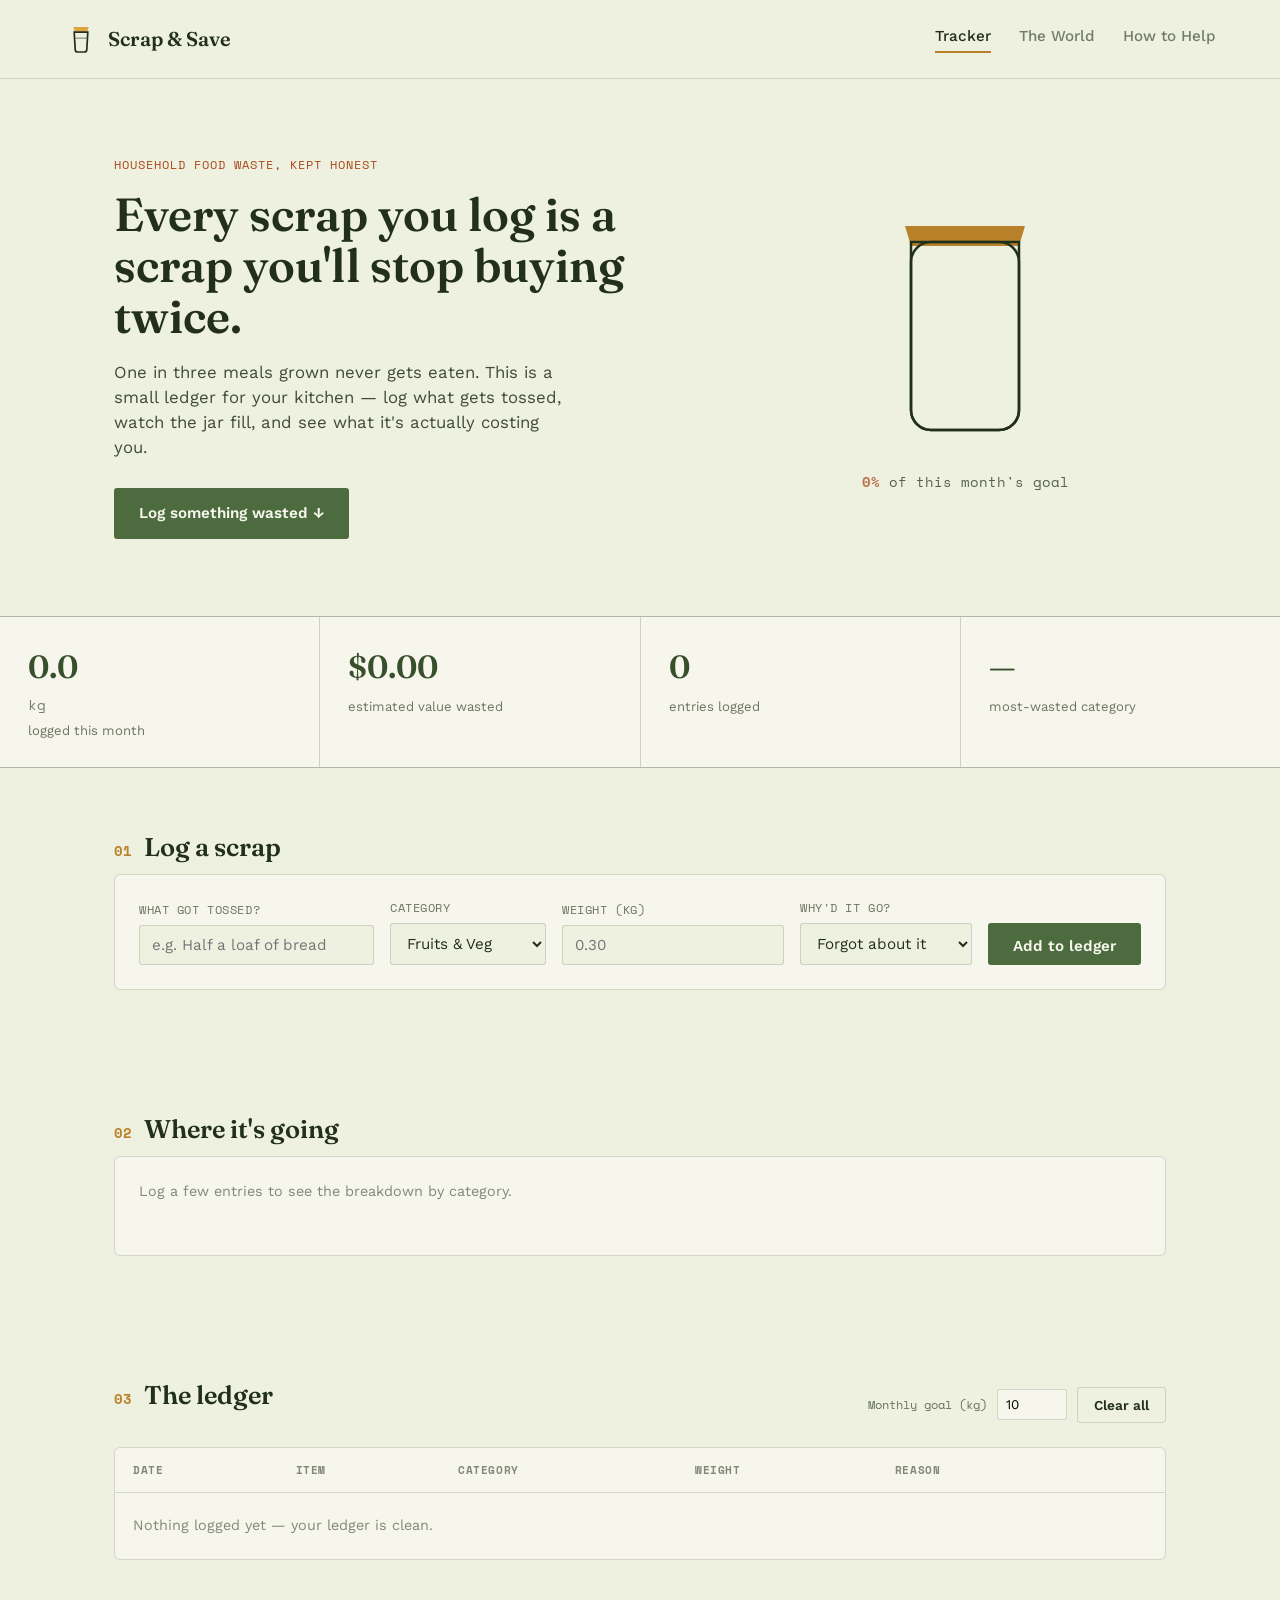
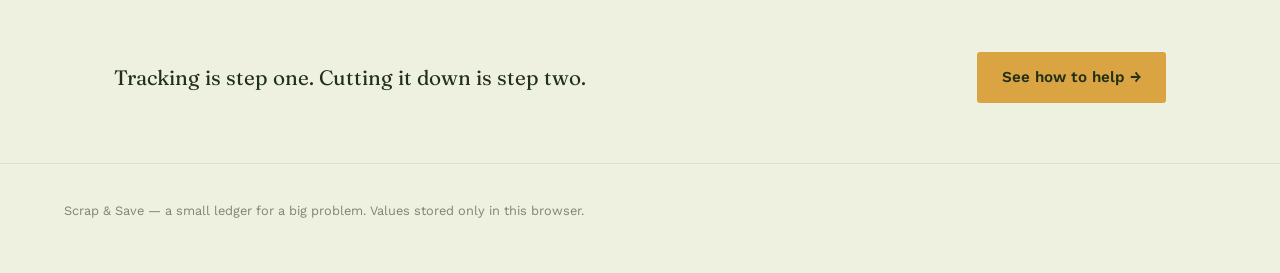
<file: index.html>
<!DOCTYPE html>
<html lang="en">
<head>
<meta charset="UTF-8">
<meta name="viewport" content="width=device-width, initial-scale=1.0">
<title>Scrap &amp; Save — Food Waste Tracker</title>
<link rel="preconnect" href="https://fonts.googleapis.com">
<link href="https://fonts.googleapis.com/css2?family=Fraunces:opsz,wght@9..144,500;9..144,600;9..144,700&family=Work+Sans:wght@400;500;600&family=Space+Mono:wght@400;600&display=swap" rel="stylesheet">
<link rel="stylesheet" href="style.css">
</head>
<body>

<header class="site-header">
  <a class="brand" href="index.html">
    <span class="brand-mark" aria-hidden="true">
      <svg viewBox="0 0 40 40" width="34" height="34">
        <path d="M11 6h18l-1.5 5.5H12.5L11 6z" fill="var(--mustard)"/>
        <path d="M12 12h16l-1.2 20.5a3 3 0 0 1-3 2.8h-7.6a3 3 0 0 1-3-2.8L12 12z" fill="none" stroke="var(--ink)" stroke-width="2"/>
        <line x1="13.5" y1="19" x2="26.5" y2="19" stroke="var(--ink)" stroke-width="1.4" opacity="0.5"/>
      </svg>
    </span>
    Scrap &amp; Save
  </a>
  <nav class="site-nav">
    <a href="index.html" class="active">Tracker</a>
    <a href="world.html">The World</a>
    <a href="contribute.html">How to Help</a>
  </nav>
</header>

<main>

  <section class="hero">
    <div class="hero-copy">
      <p class="eyebrow">Household food waste, kept honest</p>
      <h1>Every scrap you log is a scrap you'll stop buying twice.</h1>
      <p class="lede">One in three meals grown never gets eaten. This is a small ledger for your kitchen — log what gets tossed, watch the jar fill, and see what it's actually costing you.</p>
      <a href="#log" class="btn btn-primary">Log something wasted ↓</a>
    </div>
    <div class="hero-jar" aria-hidden="true">
      <svg id="jarSvg" viewBox="0 0 200 260" width="200" height="260">
        <defs>
          <clipPath id="jarClip">
            <path d="M46 40 h108 v168 a20 20 0 0 1 -20 20 h-68 a20 20 0 0 1 -20 -20 z"/>
          </clipPath>
        </defs>
        <path d="M40 24 h120 l-6 20 h-108 z" fill="var(--mustard-dark)"/>
        <rect x="46" y="40" width="108" height="188" rx="20" fill="none" stroke="var(--ink)" stroke-width="2.5"/>
        <g clip-path="url(#jarClip)">
          <rect id="jarFill" x="46" y="228" width="108" height="0" fill="var(--leaf)"/>
        </g>
        <path d="M46 40 h108 v168 a20 20 0 0 1 -20 20 h-68 a20 20 0 0 1 -20 -20 z" fill="none" stroke="var(--ink)" stroke-width="2.5"/>
      </svg>
      <p class="jar-label"><span id="jarPercent">0%</span> of this month's goal</p>
    </div>
  </section>

  <section class="stats" id="stats">
    <div class="stat-card">
      <span class="stat-num" id="statTotalKg">0.0</span>
      <span class="stat-unit">kg</span>
      <span class="stat-label">logged this month</span>
    </div>
    <div class="stat-card">
      <span class="stat-num" id="statValue">$0</span>
      <span class="stat-label">estimated value wasted</span>
    </div>
    <div class="stat-card">
      <span class="stat-num" id="statEntries">0</span>
      <span class="stat-label">entries logged</span>
    </div>
    <div class="stat-card">
      <span class="stat-num" id="statTop">—</span>
      <span class="stat-label">most-wasted category</span>
    </div>
  </section>

  <section class="panel" id="log">
    <h2><span class="num">01</span> Log a scrap</h2>
    <form id="wasteForm" class="waste-form">
      <div class="field">
        <label for="itemName">What got tossed?</label>
        <input type="text" id="itemName" placeholder="e.g. Half a loaf of bread" required>
      </div>
      <div class="field">
        <label for="category">Category</label>
        <select id="category" required>
          <option value="Fruits & Veg">Fruits &amp; Veg</option>
          <option value="Dairy">Dairy</option>
          <option value="Meat & Fish">Meat &amp; Fish</option>
          <option value="Bread & Grains">Bread &amp; Grains</option>
          <option value="Leftovers">Leftovers</option>
          <option value="Other">Other</option>
        </select>
      </div>
      <div class="field field-small">
        <label for="weight">Weight (kg)</label>
        <input type="number" id="weight" min="0.01" step="0.01" placeholder="0.30" required>
      </div>
      <div class="field">
        <label for="reason">Why'd it go?</label>
        <select id="reason">
          <option value="Forgot about it">Forgot about it</option>
          <option value="Made too much">Made too much</option>
          <option value="Went off early">Went off early</option>
          <option value="Bought too much">Bought too much</option>
          <option value="Didn't like it">Didn't like it</option>
        </select>
      </div>
      <button type="submit" class="btn btn-primary">Add to ledger</button>
    </form>
  </section>

  <section class="panel">
    <h2><span class="num">02</span> Where it's going</h2>
    <div class="chart-wrap">
      <canvas id="categoryChart" height="220"></canvas>
      <p class="chart-empty" id="chartEmpty">Log a few entries to see the breakdown by category.</p>
    </div>
  </section>

  <section class="panel">
    <div class="panel-heading-row">
      <h2><span class="num">03</span> The ledger</h2>
      <div class="ledger-tools">
        <label for="goalInput" class="goal-label">Monthly goal (kg)</label>
        <input type="number" id="goalInput" min="1" step="0.5" value="10">
        <button id="clearAll" class="btn btn-ghost">Clear all</button>
      </div>
    </div>
    <div class="table-wrap">
      <table id="ledgerTable">
        <thead>
          <tr><th>Date</th><th>Item</th><th>Category</th><th>Weight</th><th>Reason</th><th></th></tr>
        </thead>
        <tbody id="ledgerBody"></tbody>
      </table>
      <p class="ledger-empty" id="ledgerEmpty">Nothing logged yet — your ledger is clean.</p>
    </div>
  </section>

  <section class="cta-band">
    <p>Tracking is step one. Cutting it down is step two.</p>
    <a href="contribute.html" class="btn btn-secondary">See how to help →</a>
  </section>

</main>

<footer class="site-footer">
  <p>Scrap &amp; Save — a small ledger for a big problem. Values stored only in this browser.</p>
</footer>

<script src="script.js"></script>
</body>
</html>
</file>
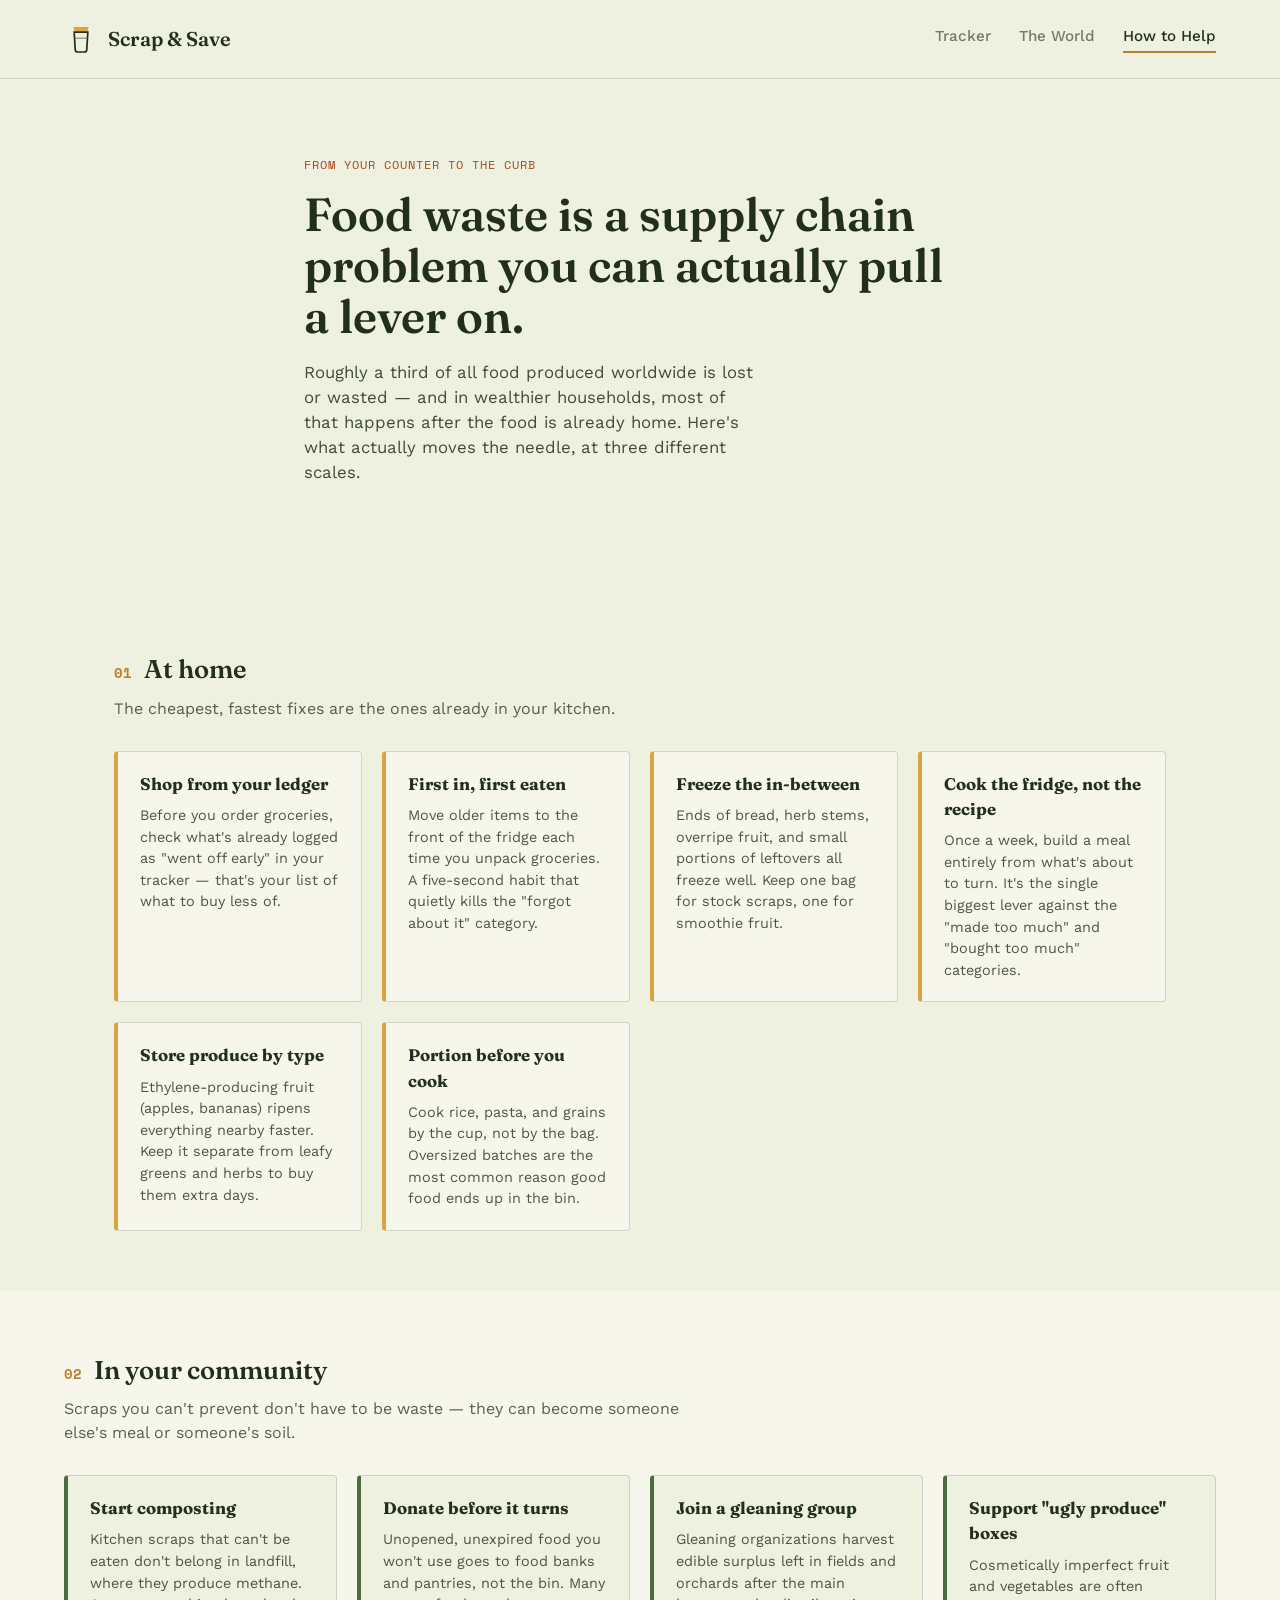
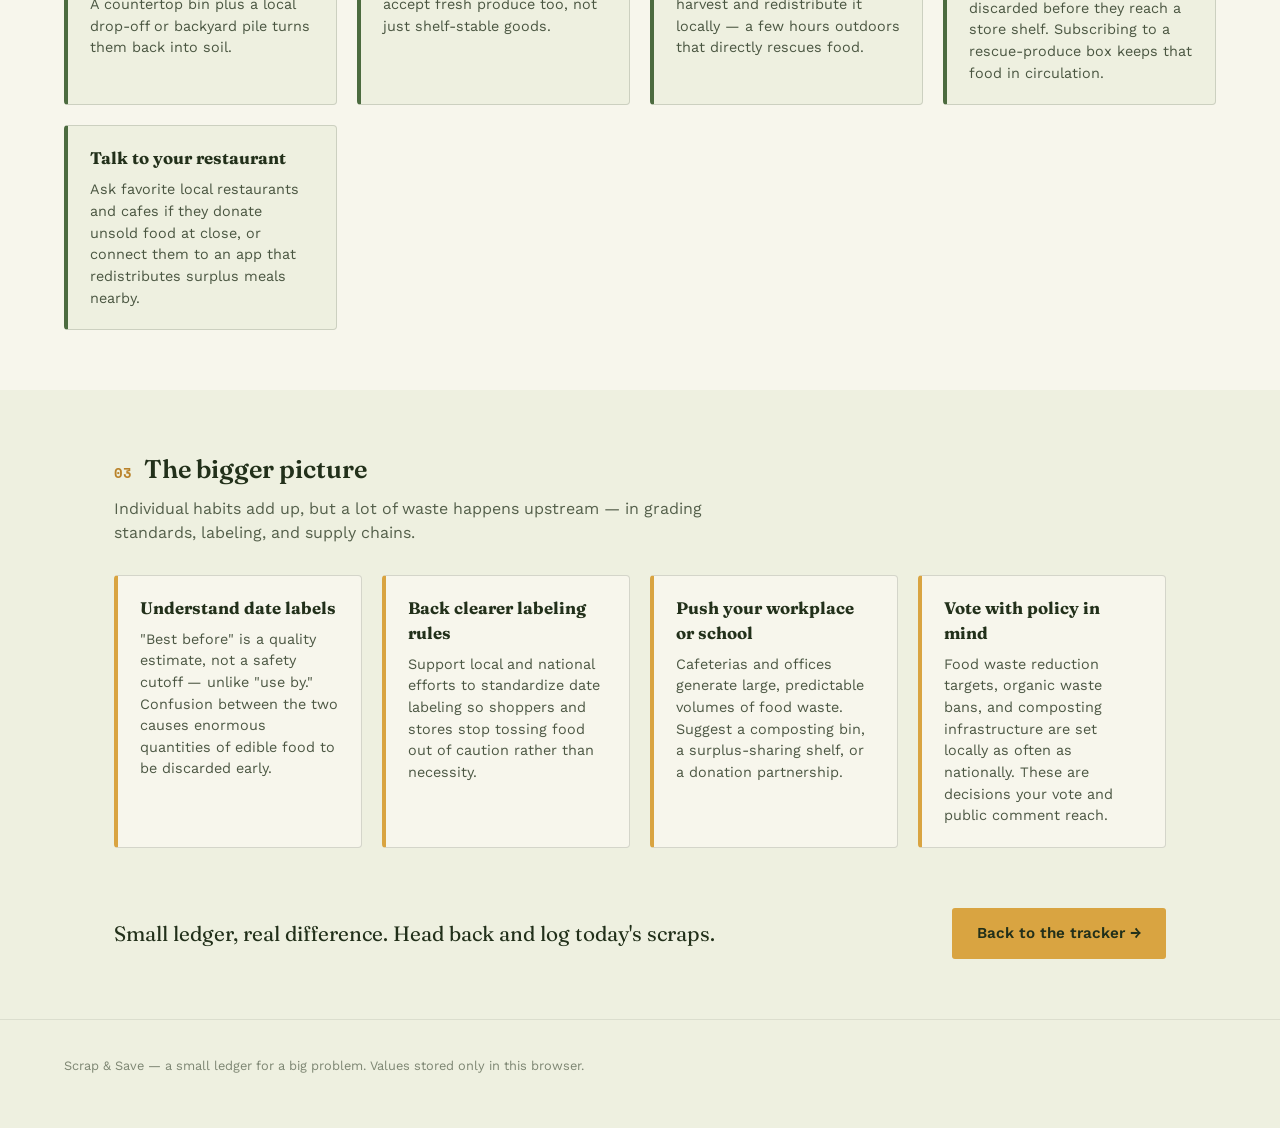
<file: contribute.html>
<!DOCTYPE html>
<html lang="en">
<head>
<meta charset="UTF-8">
<meta name="viewport" content="width=device-width, initial-scale=1.0">
<title>How to Help — Scrap &amp; Save</title>
<link rel="preconnect" href="https://fonts.googleapis.com">
<link href="https://fonts.googleapis.com/css2?family=Fraunces:opsz,wght@9..144,500;9..144,600;9..144,700&family=Work+Sans:wght@400;500;600&family=Space+Mono:wght@400;600&display=swap" rel="stylesheet">
<link rel="stylesheet" href="style.css">
</head>
<body>

<header class="site-header">
  <a class="brand" href="index.html">
    <span class="brand-mark" aria-hidden="true">
      <svg viewBox="0 0 40 40" width="34" height="34">
        <path d="M11 6h18l-1.5 5.5H12.5L11 6z" fill="var(--mustard)"/>
        <path d="M12 12h16l-1.2 20.5a3 3 0 0 1-3 2.8h-7.6a3 3 0 0 1-3-2.8L12 12z" fill="none" stroke="var(--ink)" stroke-width="2"/>
        <line x1="13.5" y1="19" x2="26.5" y2="19" stroke="var(--ink)" stroke-width="1.4" opacity="0.5"/>
      </svg>
    </span>
    Scrap &amp; Save
  </a>
  <nav class="site-nav">
    <a href="index.html">Tracker</a>
    <a href="world.html">The World</a>
    <a href="contribute.html" class="active">How to Help</a>
  </nav>
</header>

<main>

  <section class="hero hero-narrow">
    <div class="hero-copy">
      <p class="eyebrow">From your counter to the curb</p>
      <h1>Food waste is a supply chain problem you can actually pull a lever on.</h1>
      <p class="lede">Roughly a third of all food produced worldwide is lost or wasted — and in wealthier households, most of that happens after the food is already home. Here's what actually moves the needle, at three different scales.</p>
    </div>
  </section>

  <section class="panel">
    <h2><span class="num">01</span> At home</h2>
    <p class="panel-intro">The cheapest, fastest fixes are the ones already in your kitchen.</p>
    <ul class="tip-grid">
      <li>
        <h3>Shop from your ledger</h3>
        <p>Before you order groceries, check what's already logged as "went off early" in your tracker — that's your list of what to buy less of.</p>
      </li>
      <li>
        <h3>First in, first eaten</h3>
        <p>Move older items to the front of the fridge each time you unpack groceries. A five-second habit that quietly kills the "forgot about it" category.</p>
      </li>
      <li>
        <h3>Freeze the in-between</h3>
        <p>Ends of bread, herb stems, overripe fruit, and small portions of leftovers all freeze well. Keep one bag for stock scraps, one for smoothie fruit.</p>
      </li>
      <li>
        <h3>Cook the fridge, not the recipe</h3>
        <p>Once a week, build a meal entirely from what's about to turn. It's the single biggest lever against the "made too much" and "bought too much" categories.</p>
      </li>
      <li>
        <h3>Store produce by type</h3>
        <p>Ethylene-producing fruit (apples, bananas) ripens everything nearby faster. Keep it separate from leafy greens and herbs to buy them extra days.</p>
      </li>
      <li>
        <h3>Portion before you cook</h3>
        <p>Cook rice, pasta, and grains by the cup, not by the bag. Oversized batches are the most common reason good food ends up in the bin.</p>
      </li>
    </ul>
  </section>

  <section class="panel panel-alt">
    <h2><span class="num">02</span> In your community</h2>
    <p class="panel-intro">Scraps you can't prevent don't have to be waste — they can become someone else's meal or someone's soil.</p>
    <ul class="tip-grid">
      <li>
        <h3>Start composting</h3>
        <p>Kitchen scraps that can't be eaten don't belong in landfill, where they produce methane. A countertop bin plus a local drop-off or backyard pile turns them back into soil.</p>
      </li>
      <li>
        <h3>Donate before it turns</h3>
        <p>Unopened, unexpired food you won't use goes to food banks and pantries, not the bin. Many accept fresh produce too, not just shelf-stable goods.</p>
      </li>
      <li>
        <h3>Join a gleaning group</h3>
        <p>Gleaning organizations harvest edible surplus left in fields and orchards after the main harvest and redistribute it locally — a few hours outdoors that directly rescues food.</p>
      </li>
      <li>
        <h3>Support "ugly produce" boxes</h3>
        <p>Cosmetically imperfect fruit and vegetables are often discarded before they reach a store shelf. Subscribing to a rescue-produce box keeps that food in circulation.</p>
      </li>
      <li>
        <h3>Talk to your restaurant</h3>
        <p>Ask favorite local restaurants and cafes if they donate unsold food at close, or connect them to an app that redistributes surplus meals nearby.</p>
      </li>
    </ul>
  </section>

  <section class="panel">
    <h2><span class="num">03</span> The bigger picture</h2>
    <p class="panel-intro">Individual habits add up, but a lot of waste happens upstream — in grading standards, labeling, and supply chains.</p>
    <ul class="tip-grid">
      <li>
        <h3>Understand date labels</h3>
        <p>"Best before" is a quality estimate, not a safety cutoff — unlike "use by." Confusion between the two causes enormous quantities of edible food to be discarded early.</p>
      </li>
      <li>
        <h3>Back clearer labeling rules</h3>
        <p>Support local and national efforts to standardize date labeling so shoppers and stores stop tossing food out of caution rather than necessity.</p>
      </li>
      <li>
        <h3>Push your workplace or school</h3>
        <p>Cafeterias and offices generate large, predictable volumes of food waste. Suggest a composting bin, a surplus-sharing shelf, or a donation partnership.</p>
      </li>
      <li>
        <h3>Vote with policy in mind</h3>
        <p>Food waste reduction targets, organic waste bans, and composting infrastructure are set locally as often as nationally. These are decisions your vote and public comment reach.</p>
      </li>
    </ul>
  </section>

  <section class="cta-band cta-band-final">
    <p>Small ledger, real difference. Head back and log today's scraps.</p>
    <a href="index.html" class="btn btn-secondary">Back to the tracker →</a>
  </section>

</main>

<footer class="site-footer">
  <p>Scrap &amp; Save — a small ledger for a big problem. Values stored only in this browser.</p>
</footer>

<script src="script.js"></script>
</body>
</html>
</file>
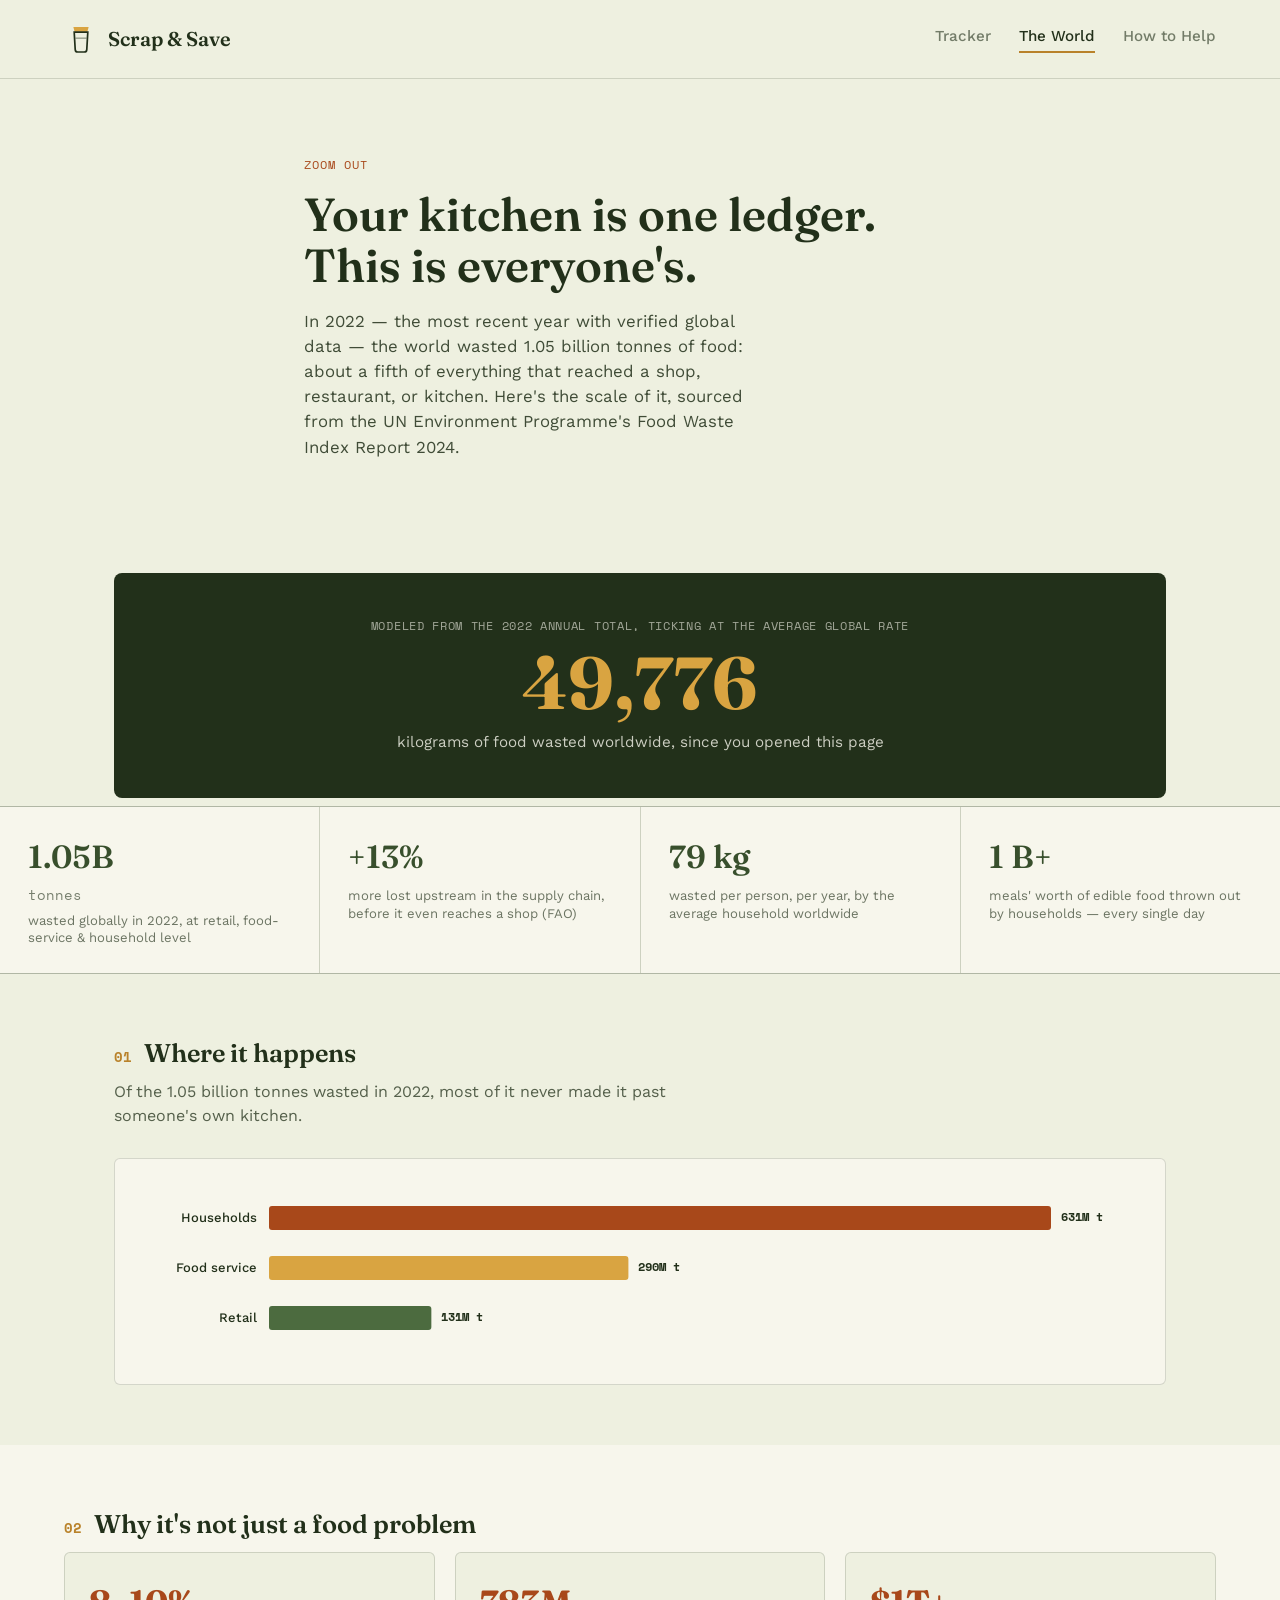
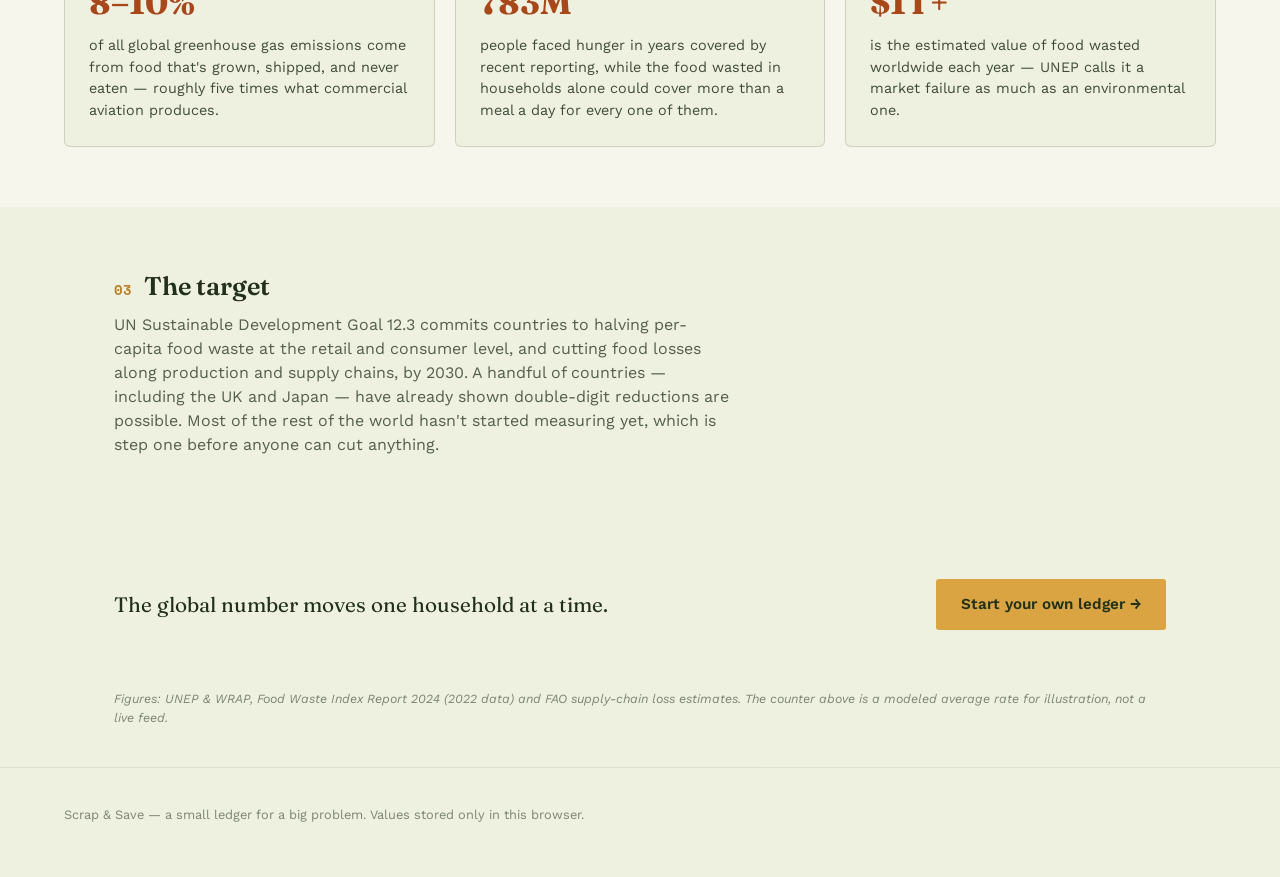
<file: world.html>
<!DOCTYPE html>
<html lang="en">
<head>
<meta charset="UTF-8">
<meta name="viewport" content="width=device-width, initial-scale=1.0">
<title>The World — Scrap &amp; Save</title>
<link rel="preconnect" href="https://fonts.googleapis.com">
<link href="https://fonts.googleapis.com/css2?family=Fraunces:opsz,wght@9..144,500;9..144,600;9..144,700&family=Work+Sans:wght@400;500;600&family=Space+Mono:wght@400;600&display=swap" rel="stylesheet">
<link rel="stylesheet" href="style.css">
</head>
<body>

<header class="site-header">
  <a class="brand" href="index.html">
    <span class="brand-mark" aria-hidden="true">
      <svg viewBox="0 0 40 40" width="34" height="34">
        <path d="M11 6h18l-1.5 5.5H12.5L11 6z" fill="var(--mustard)"/>
        <path d="M12 12h16l-1.2 20.5a3 3 0 0 1-3 2.8h-7.6a3 3 0 0 1-3-2.8L12 12z" fill="none" stroke="var(--ink)" stroke-width="2"/>
        <line x1="13.5" y1="19" x2="26.5" y2="19" stroke="var(--ink)" stroke-width="1.4" opacity="0.5"/>
      </svg>
    </span>
    Scrap &amp; Save
  </a>
  <nav class="site-nav">
    <a href="index.html">Tracker</a>
    <a href="world.html" class="active">The World</a>
    <a href="contribute.html">How to Help</a>
  </nav>
</header>

<main>

  <section class="hero hero-narrow">
    <div class="hero-copy">
      <p class="eyebrow">Zoom out</p>
      <h1>Your kitchen is one ledger. This is everyone's.</h1>
      <p class="lede">In 2022 — the most recent year with verified global data — the world wasted 1.05 billion tonnes of food: about a fifth of everything that reached a shop, restaurant, or kitchen. Here's the scale of it, sourced from the UN Environment Programme's Food Waste Index Report 2024.</p>
    </div>
  </section>

  <section class="panel world-counter-panel">
    <div class="world-counter">
      <p class="counter-eyebrow">Modeled from the 2022 annual total, ticking at the average global rate</p>
      <p class="counter-num" id="worldCounter">0</p>
      <p class="counter-unit">kilograms of food wasted worldwide, since you opened this page</p>
    </div>
  </section>

  <section class="stats stats-world" id="worldStats">
    <div class="stat-card">
      <span class="stat-num">1.05B</span>
      <span class="stat-unit">tonnes</span>
      <span class="stat-label">wasted globally in 2022, at retail, food-service &amp; household level</span>
    </div>
    <div class="stat-card">
      <span class="stat-num">+13%</span>
      <span class="stat-label">more lost upstream in the supply chain, before it even reaches a shop (FAO)</span>
    </div>
    <div class="stat-card">
      <span class="stat-num">79 kg</span>
      <span class="stat-label">wasted per person, per year, by the average household worldwide</span>
    </div>
    <div class="stat-card">
      <span class="stat-num">1 B+</span>
      <span class="stat-label">meals' worth of edible food thrown out by households — every single day</span>
    </div>
  </section>

  <section class="panel">
    <h2><span class="num">01</span> Where it happens</h2>
    <p class="panel-intro">Of the 1.05 billion tonnes wasted in 2022, most of it never made it past someone's own kitchen.</p>
    <div class="chart-wrap">
      <canvas id="worldChart" height="180"></canvas>
    </div>
  </section>

  <section class="panel panel-alt">
    <h2><span class="num">02</span> Why it's not just a food problem</h2>
    <div class="compare-grid">
      <div class="compare-card">
        <span class="compare-num">8–10%</span>
        <p>of all global greenhouse gas emissions come from food that's grown, shipped, and never eaten — roughly five times what commercial aviation produces.</p>
      </div>
      <div class="compare-card">
        <span class="compare-num">783M</span>
        <p>people faced hunger in years covered by recent reporting, while the food wasted in households alone could cover more than a meal a day for every one of them.</p>
      </div>
      <div class="compare-card">
        <span class="compare-num">$1T+</span>
        <p>is the estimated value of food wasted worldwide each year — UNEP calls it a market failure as much as an environmental one.</p>
      </div>
    </div>
  </section>

  <section class="panel">
    <h2><span class="num">03</span> The target</h2>
    <p class="panel-intro">UN Sustainable Development Goal 12.3 commits countries to halving per-capita food waste at the retail and consumer level, and cutting food losses along production and supply chains, by 2030. A handful of countries — including the UK and Japan — have already shown double-digit reductions are possible. Most of the rest of the world hasn't started measuring yet, which is step one before anyone can cut anything.</p>
  </section>

  <section class="cta-band">
    <p>The global number moves one household at a time.</p>
    <a href="index.html" class="btn btn-secondary">Start your own ledger →</a>
  </section>

  <p class="source-note">Figures: UNEP &amp; WRAP, <em>Food Waste Index Report 2024</em> (2022 data) and FAO supply-chain loss estimates. The counter above is a modeled average rate for illustration, not a live feed.</p>

</main>

<footer class="site-footer">
  <p>Scrap &amp; Save — a small ledger for a big problem. Values stored only in this browser.</p>
</footer>

<script src="script.js"></script>
</body>
</html>
</file>
<file: style.css>
:root {
  --ink: #22301a;
  --paper: #eef0e0;
  --paper-raised: #f7f6ec;
  --leaf: #4c6b3f;
  --leaf-dark: #384f2c;
  --mustard: #d9a441;
  --mustard-dark: #b9822a;
  --rust: #a8481a;
  --line: rgba(34, 48, 26, 0.16);

  --font-display: "Fraunces", serif;
  --font-body: "Work Sans", sans-serif;
  --font-mono: "Space Mono", monospace;
}

* { box-sizing: border-box; }

html { scroll-behavior: smooth; }

body {
  margin: 0;
  background: var(--paper);
  color: var(--ink);
  font-family: var(--font-body);
  line-height: 1.5;
}

a { color: inherit; }

img, svg { display: block; max-width: 100%; }

/* ---------- Header ---------- */

.site-header {
  display: flex;
  align-items: center;
  justify-content: space-between;
  padding: 22px clamp(20px, 5vw, 64px);
  border-bottom: 1.5px solid var(--line);
}

.brand {
  display: flex;
  align-items: center;
  gap: 10px;
  font-family: var(--font-display);
  font-weight: 600;
  font-size: 1.25rem;
  text-decoration: none;
  color: var(--ink);
}

.site-nav { display: flex; gap: 28px; }

.site-nav a {
  text-decoration: none;
  font-weight: 500;
  font-size: 0.95rem;
  color: var(--ink);
  opacity: 0.6;
  padding-bottom: 4px;
  border-bottom: 2px solid transparent;
  transition: opacity 0.15s ease, border-color 0.15s ease;
}

.site-nav a:hover { opacity: 1; }

.site-nav a.active {
  opacity: 1;
  border-bottom-color: var(--mustard-dark);
}

/* ---------- Hero ---------- */

.hero {
  display: grid;
  grid-template-columns: 1.2fr 0.8fr;
  gap: 48px;
  align-items: center;
  padding: clamp(40px, 6vw, 80px) clamp(20px, 5vw, 64px);
  max-width: 1180px;
  margin: 0 auto;
}

.hero-narrow { grid-template-columns: 1fr; max-width: 800px; }

.eyebrow {
  font-family: var(--font-mono);
  text-transform: uppercase;
  letter-spacing: 0.08em;
  font-size: 0.78rem;
  color: var(--rust);
  margin: 0 0 14px;
}

.hero h1 {
  font-family: var(--font-display);
  font-weight: 600;
  font-size: clamp(2rem, 4vw, 2.9rem);
  line-height: 1.1;
  margin: 0 0 18px;
}

.lede {
  font-size: 1.05rem;
  max-width: 46ch;
  opacity: 0.85;
  margin: 0 0 28px;
}

.btn {
  display: inline-block;
  font-family: var(--font-body);
  font-weight: 600;
  font-size: 0.95rem;
  padding: 13px 24px;
  border-radius: 3px;
  text-decoration: none;
  cursor: pointer;
  border: 1.5px solid transparent;
  transition: transform 0.12s ease, background 0.15s ease;
}

.btn:active { transform: translateY(1px); }

.btn-primary {
  background: var(--leaf);
  color: var(--paper-raised);
}
.btn-primary:hover { background: var(--leaf-dark); }

.btn-secondary {
  background: var(--mustard);
  color: var(--ink);
}
.btn-secondary:hover { background: var(--mustard-dark); }

.btn-ghost {
  background: transparent;
  border-color: var(--line);
  color: var(--ink);
  font-size: 0.85rem;
  padding: 9px 16px;
}
.btn-ghost:hover { border-color: var(--rust); color: var(--rust); }

.hero-jar {
  display: flex;
  flex-direction: column;
  align-items: center;
  gap: 10px;
  justify-self: center;
}

#jarFill { transition: y 0.6s cubic-bezier(.4,0,.2,1), height 0.6s cubic-bezier(.4,0,.2,1), fill 0.4s ease; }

.jar-label {
  font-family: var(--font-mono);
  font-size: 0.85rem;
  margin: 0;
  opacity: 0.75;
}
#jarPercent { font-weight: 700; color: var(--rust); }

/* ---------- Stats ---------- */

.stats {
  display: grid;
  grid-template-columns: repeat(4, 1fr);
  gap: 1px;
  background: var(--line);
  border-top: 1.5px solid var(--line);
  border-bottom: 1.5px solid var(--line);
}

.stat-card {
  background: var(--paper-raised);
  padding: 26px clamp(16px, 3vw, 28px);
  display: flex;
  flex-direction: column;
  gap: 4px;
}

.stat-num {
  font-family: var(--font-display);
  font-size: 2rem;
  font-weight: 600;
  color: var(--leaf-dark);
}

.stat-unit {
  font-family: var(--font-mono);
  font-size: 0.85rem;
  opacity: 0.6;
}

.stat-label {
  font-size: 0.82rem;
  opacity: 0.65;
  margin-top: 2px;
}

/* ---------- Panels ---------- */

.panel {
  max-width: 1180px;
  margin: 0 auto;
  padding: clamp(40px, 5vw, 60px) clamp(20px, 5vw, 64px);
}

.panel-alt { background: var(--paper-raised); max-width: none; }
.panel-alt > * { max-width: 1180px; margin-left: auto; margin-right: auto; }

.panel h2 {
  font-family: var(--font-display);
  font-size: 1.6rem;
  font-weight: 600;
  display: flex;
  align-items: baseline;
  gap: 12px;
  margin: 0 0 8px;
}

.panel .num {
  font-family: var(--font-mono);
  font-size: 0.9rem;
  color: var(--mustard-dark);
  font-weight: 600;
}

.panel-intro { opacity: 0.75; max-width: 62ch; margin: 0 0 30px; }

.panel-heading-row {
  display: flex;
  justify-content: space-between;
  align-items: flex-end;
  flex-wrap: wrap;
  gap: 16px;
  margin-bottom: 24px;
}

/* ---------- Form ---------- */

.waste-form {
  display: grid;
  grid-template-columns: 2fr 1.2fr 1fr 1.4fr auto;
  gap: 16px;
  align-items: end;
  background: var(--paper-raised);
  padding: 24px;
  border-radius: 6px;
  border: 1.5px solid var(--line);
}

.field { display: flex; flex-direction: column; gap: 6px; }
.field-small { grid-column: auto; }

.field label {
  font-family: var(--font-mono);
  font-size: 0.72rem;
  text-transform: uppercase;
  letter-spacing: 0.05em;
  opacity: 0.65;
}

.field input, .field select {
  font-family: var(--font-body);
  font-size: 0.95rem;
  padding: 10px 12px;
  border: 1.5px solid var(--line);
  border-radius: 3px;
  background: var(--paper);
  color: var(--ink);
}

.field input:focus, .field select:focus {
  outline: 2px solid var(--leaf);
  outline-offset: 1px;
}

.waste-form .btn { height: 42px; white-space: nowrap; }

/* ---------- Chart ---------- */

.chart-wrap {
  background: var(--paper-raised);
  border: 1.5px solid var(--line);
  border-radius: 6px;
  padding: 24px;
  min-height: 100px;
  position: relative;
}

.chart-empty {
  margin: 0;
  opacity: 0.55;
  font-size: 0.9rem;
}

/* ---------- Ledger table ---------- */

.ledger-tools {
  display: flex;
  align-items: center;
  gap: 10px;
}

.goal-label {
  font-family: var(--font-mono);
  font-size: 0.75rem;
  opacity: 0.65;
}

#goalInput {
  width: 70px;
  padding: 7px 8px;
  border: 1.5px solid var(--line);
  border-radius: 3px;
  background: var(--paper-raised);
  font-family: var(--font-body);
}

.table-wrap {
  background: var(--paper-raised);
  border: 1.5px solid var(--line);
  border-radius: 6px;
  overflow: hidden;
}

table { width: 100%; border-collapse: collapse; font-size: 0.92rem; }

thead th {
  text-align: left;
  font-family: var(--font-mono);
  font-size: 0.7rem;
  text-transform: uppercase;
  letter-spacing: 0.05em;
  opacity: 0.55;
  padding: 14px 18px;
  border-bottom: 1.5px solid var(--line);
}

tbody td {
  padding: 12px 18px;
  border-bottom: 1px solid var(--line);
}

tbody tr:last-child td { border-bottom: none; }

.row-delete {
  background: none;
  border: none;
  cursor: pointer;
  color: var(--rust);
  opacity: 0.55;
  font-size: 1rem;
  padding: 2px 6px;
}
.row-delete:hover { opacity: 1; }

.cat-pill {
  display: inline-block;
  font-family: var(--font-mono);
  font-size: 0.72rem;
  padding: 3px 9px;
  border-radius: 20px;
  background: rgba(76,107,63,0.12);
  color: var(--leaf-dark);
}

.ledger-empty {
  margin: 0;
  padding: 22px 18px;
  opacity: 0.55;
  font-size: 0.9rem;
}

/* ---------- CTA band ---------- */

.cta-band {
  display: flex;
  align-items: center;
  justify-content: space-between;
  flex-wrap: wrap;
  gap: 18px;
  max-width: 1180px;
  margin: 0 auto;
  padding: 32px clamp(20px, 5vw, 64px) 60px;
}

.cta-band p {
  font-family: var(--font-display);
  font-size: 1.3rem;
  margin: 0;
}

.cta-band-final { padding-top: 0; }

/* ---------- Tip grid (contribute page) ---------- */

.tip-grid {
  list-style: none;
  margin: 0;
  padding: 0;
  display: grid;
  grid-template-columns: repeat(auto-fit, minmax(240px, 1fr));
  gap: 20px;
}

.tip-grid li {
  background: var(--paper-raised);
  border: 1.5px solid var(--line);
  border-left: 4px solid var(--mustard);
  border-radius: 4px;
  padding: 20px 22px;
}

.panel-alt .tip-grid li { border-left-color: var(--leaf); background: var(--paper); }

.tip-grid h3 {
  font-family: var(--font-display);
  font-size: 1.05rem;
  margin: 0 0 8px;
}

.tip-grid p { margin: 0; font-size: 0.9rem; opacity: 0.8; }

/* ---------- World page ---------- */

.world-counter-panel {
  padding-top: 8px;
  padding-bottom: 8px;
}

.world-counter {
  background: var(--ink);
  color: var(--paper-raised);
  border-radius: 8px;
  padding: clamp(28px, 5vw, 44px);
  text-align: center;
}

.counter-eyebrow {
  font-family: var(--font-mono);
  text-transform: uppercase;
  letter-spacing: 0.06em;
  font-size: 0.72rem;
  opacity: 0.6;
  margin: 0 0 12px;
}

.counter-num {
  font-family: var(--font-display);
  font-weight: 700;
  font-size: clamp(2.6rem, 8vw, 4.6rem);
  line-height: 1;
  margin: 0;
  color: var(--mustard);
  font-variant-numeric: tabular-nums;
}

.counter-unit {
  margin: 12px 0 0;
  opacity: 0.8;
  font-size: 0.95rem;
}

.stats-world { grid-template-columns: repeat(4, 1fr); }
.stats-world .stat-label { line-height: 1.35; }

.compare-grid {
  display: grid;
  grid-template-columns: repeat(auto-fit, minmax(220px, 1fr));
  gap: 20px;
}

.compare-card {
  background: var(--paper);
  border: 1.5px solid var(--line);
  border-radius: 6px;
  padding: 24px;
}

.compare-num {
  display: block;
  font-family: var(--font-display);
  font-weight: 700;
  font-size: 2.1rem;
  color: var(--rust);
  margin-bottom: 8px;
}

.compare-card p { margin: 0; font-size: 0.9rem; opacity: 0.85; }

.source-note {
  max-width: 1180px;
  margin: 0 auto 40px;
  padding: 0 clamp(20px, 5vw, 64px);
  font-size: 0.78rem;
  opacity: 0.55;
  font-style: italic;
}

@media (max-width: 860px) {
  .stats-world { grid-template-columns: repeat(2, 1fr); }
}
@media (max-width: 480px) {
  .stats-world { grid-template-columns: 1fr; }
}

/* ---------- Footer ---------- */

.site-footer {
  border-top: 1.5px solid var(--line);
  padding: 24px clamp(20px, 5vw, 64px) 40px;
  font-size: 0.8rem;
  opacity: 0.55;
}

/* ---------- Responsive ---------- */

@media (max-width: 860px) {
  .hero { grid-template-columns: 1fr; }
  .hero-jar { order: -1; }
  .stats { grid-template-columns: repeat(2, 1fr); }
  .waste-form { grid-template-columns: 1fr 1fr; }
  .waste-form .btn { grid-column: 1 / -1; }
}

@media (max-width: 480px) {
  .stats { grid-template-columns: 1fr; }
  .waste-form { grid-template-columns: 1fr; }
}

@media (prefers-reduced-motion: reduce) {
  html { scroll-behavior: auto; }
  #jarFill { transition: none; }
}
</file>
